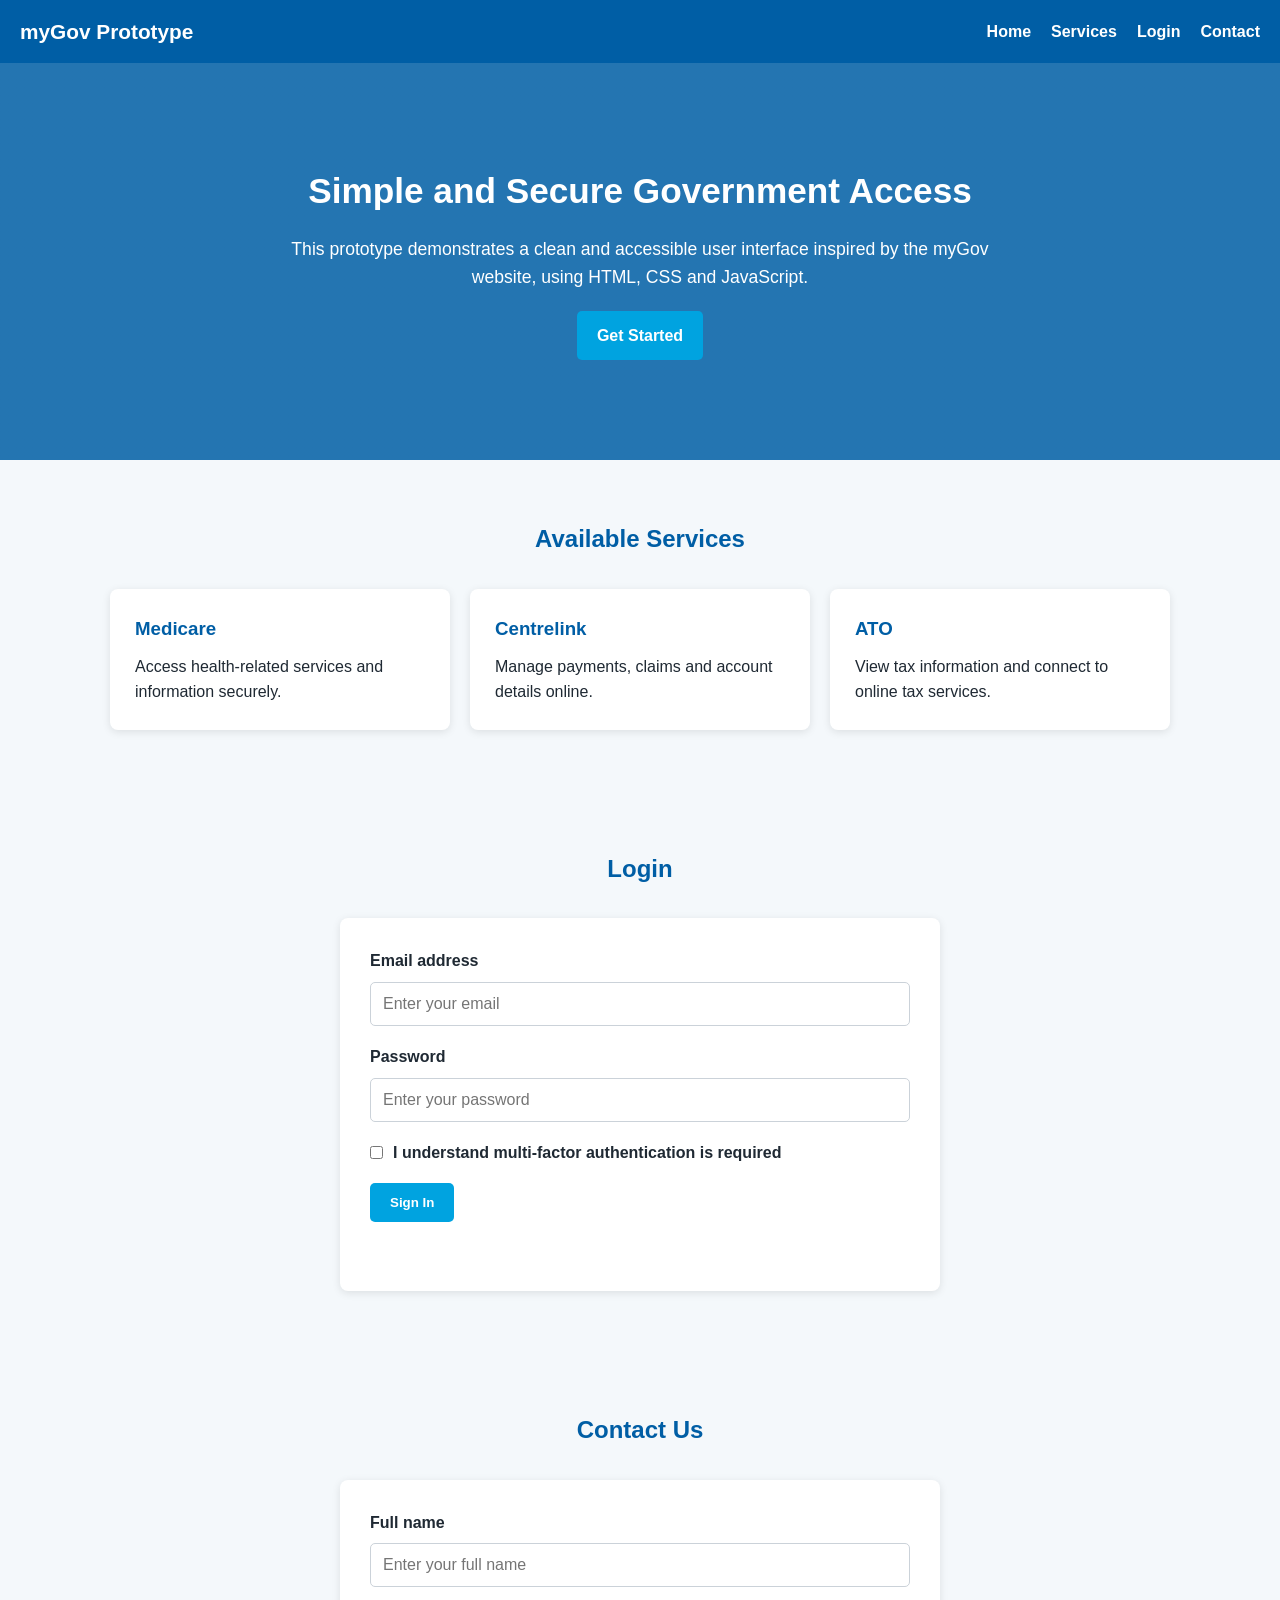
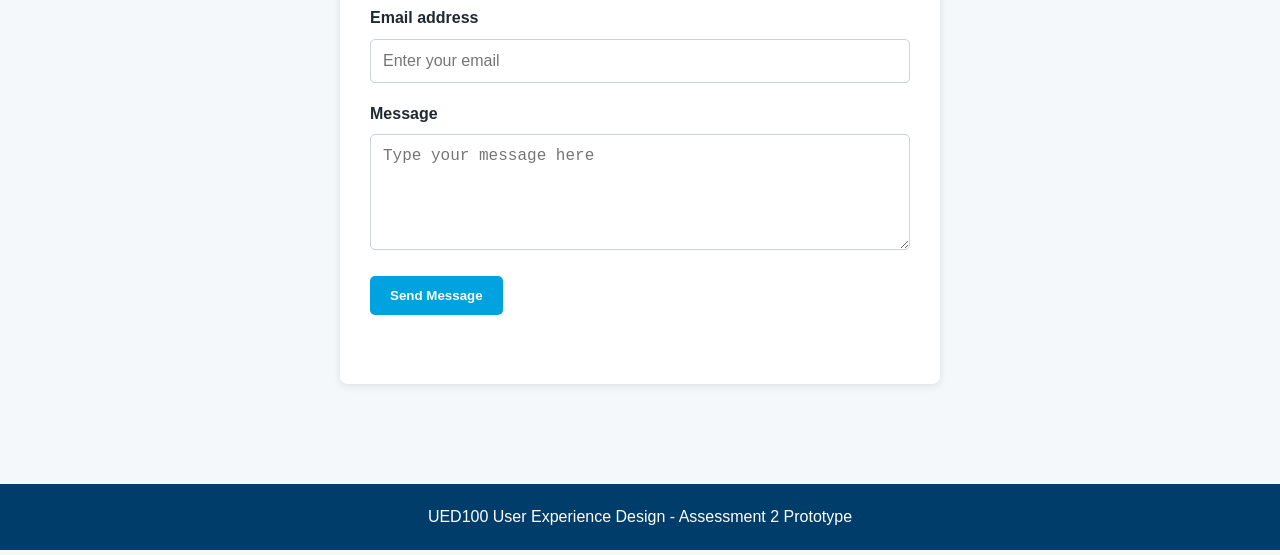
<file: accessibility_improvements/index.html>
<!DOCTYPE html>
<html lang="en">
<head>
  <!--The basic page setup-->
  <meta charset="UTF-8" />
  <meta name="viewport" content="width=device-width, initial-scale=1.0" />
  <!--This is the title that will be displayed in the browers tab-->
  <title>myGov Prototype</title>
  <!--This links the HTML page to the CSS file-->
  <link rel="stylesheet" href="style.css" />
</head>
<body>
  <!--This is the header section with the title of the site and navigation-->
  <header class="header">
    <div class="logo">myGov Prototype</div>

    <!--This is the mobile menu button-->
    <button
      class="menu-toggle"
      id="menuToggle"
      aria-label="Open navigation menu"
      aria-controls="navMenu"
      aria-expanded="false"
    >
      ☰
    </button>

    <!--Main navigation links for the website-->
    <nav class="nav" id="navMenu">
      <a href="#home">Home</a>
      <a href="#services">Services</a>
      <a href="#login">Login</a>
      <a href="#contact">Contact</a>
    </nav>
  </header>

  <!-- Hero/banner Section -->
  <section class="hero" id="home">
    <div class="hero-content">
      <h1>Simple and Secure Government Access</h1>
      <p>
        This prototype demonstrates a clean and accessible user interface inspired by
        the myGov website, using HTML, CSS and JavaScript.
      </p>
      <a href="#login" class="btn">Get Started</a>
    </div>
  </section>

  <!-- This is the services section, that shows examples of linked government services -->
  <section class="section" id="services">
    <h2>Available Services</h2>
    <div class="card-container">
      <div class="card">
        <h3>Medicare</h3>
        <p>Access health-related services and information securely.</p>
      </div>
      <div class="card">
        <h3>Centrelink</h3>
        <p>Manage payments, claims and account details online.</p>
      </div>
      <div class="card">
        <h3>ATO</h3>
        <p>View tax information and connect to online tax services.</p>
      </div>
    </div>
  </section>

  <!-- Login form section -->
  <section class="section login-section" id="login">
    <h2>Login</h2>
    <form id="loginForm" class="form" novalidate>
      <label for="email">Email address</label>
      <input
        type="email"
        id="email"
        name="email"
        placeholder="Enter your email"
        required
        autocomplete="email"
      />

      <label for="password">Password</label>
      <input
        type="password"
        id="password"
        name="password"
        placeholder="Enter your password"
        required
        minlength="8"
        autocomplete="current-password"
      />

      <!--This displays a checkbox to reflect MFA awareness-->
      <div class="checkbox-group">
        <input type="checkbox" id="mfa" name="mfa" required />
        <label for="mfa">I understand multi-factor authentication is required</label>
      </div>

      <button type="submit" class="btn">Sign In</button>
      <!--JavaScript writes login feedback here-->
      <p id="loginMessage" class="message" aria-live="polite"></p>
    </form>
  </section>

  <!-- Contact form section -->
  <section class="section" id="contact">
    <h2>Contact Us</h2>
    <form id="contactForm" class="form" novalidate>
      <label for="name">Full name</label>
      <input
        type="text"
        id="name"
        name="name"
        placeholder="Enter your full name"
        required
        autocomplete="name"
      />

      <label for="contactEmail">Email address</label>
      <input
        type="email"
        id="contactEmail"
        name="contactEmail"
        placeholder="Enter your email"
        required
        autocomplete="email"
      />

      <label for="message">Message</label>
      <textarea
        id="message"
        name="message"
        rows="5"
        placeholder="Type your message here"
        required
      ></textarea>

      <button type="submit" class="btn">Send Message</button>
      <!--JavaScript writes contact form feedback here-->
      <p id="contactMessage" class="message" aria-live="polite"></p>
    </form>
  </section>

  <!-- Footer of the site -->
  <footer class="footer">
    <p>UED100 User Experience Design - Assessment 2 Prototype</p>
  </footer>

  <!--This links the page to the JavaScript file-->
  <script src="script.js"></script>
</body>
</html>
</file>
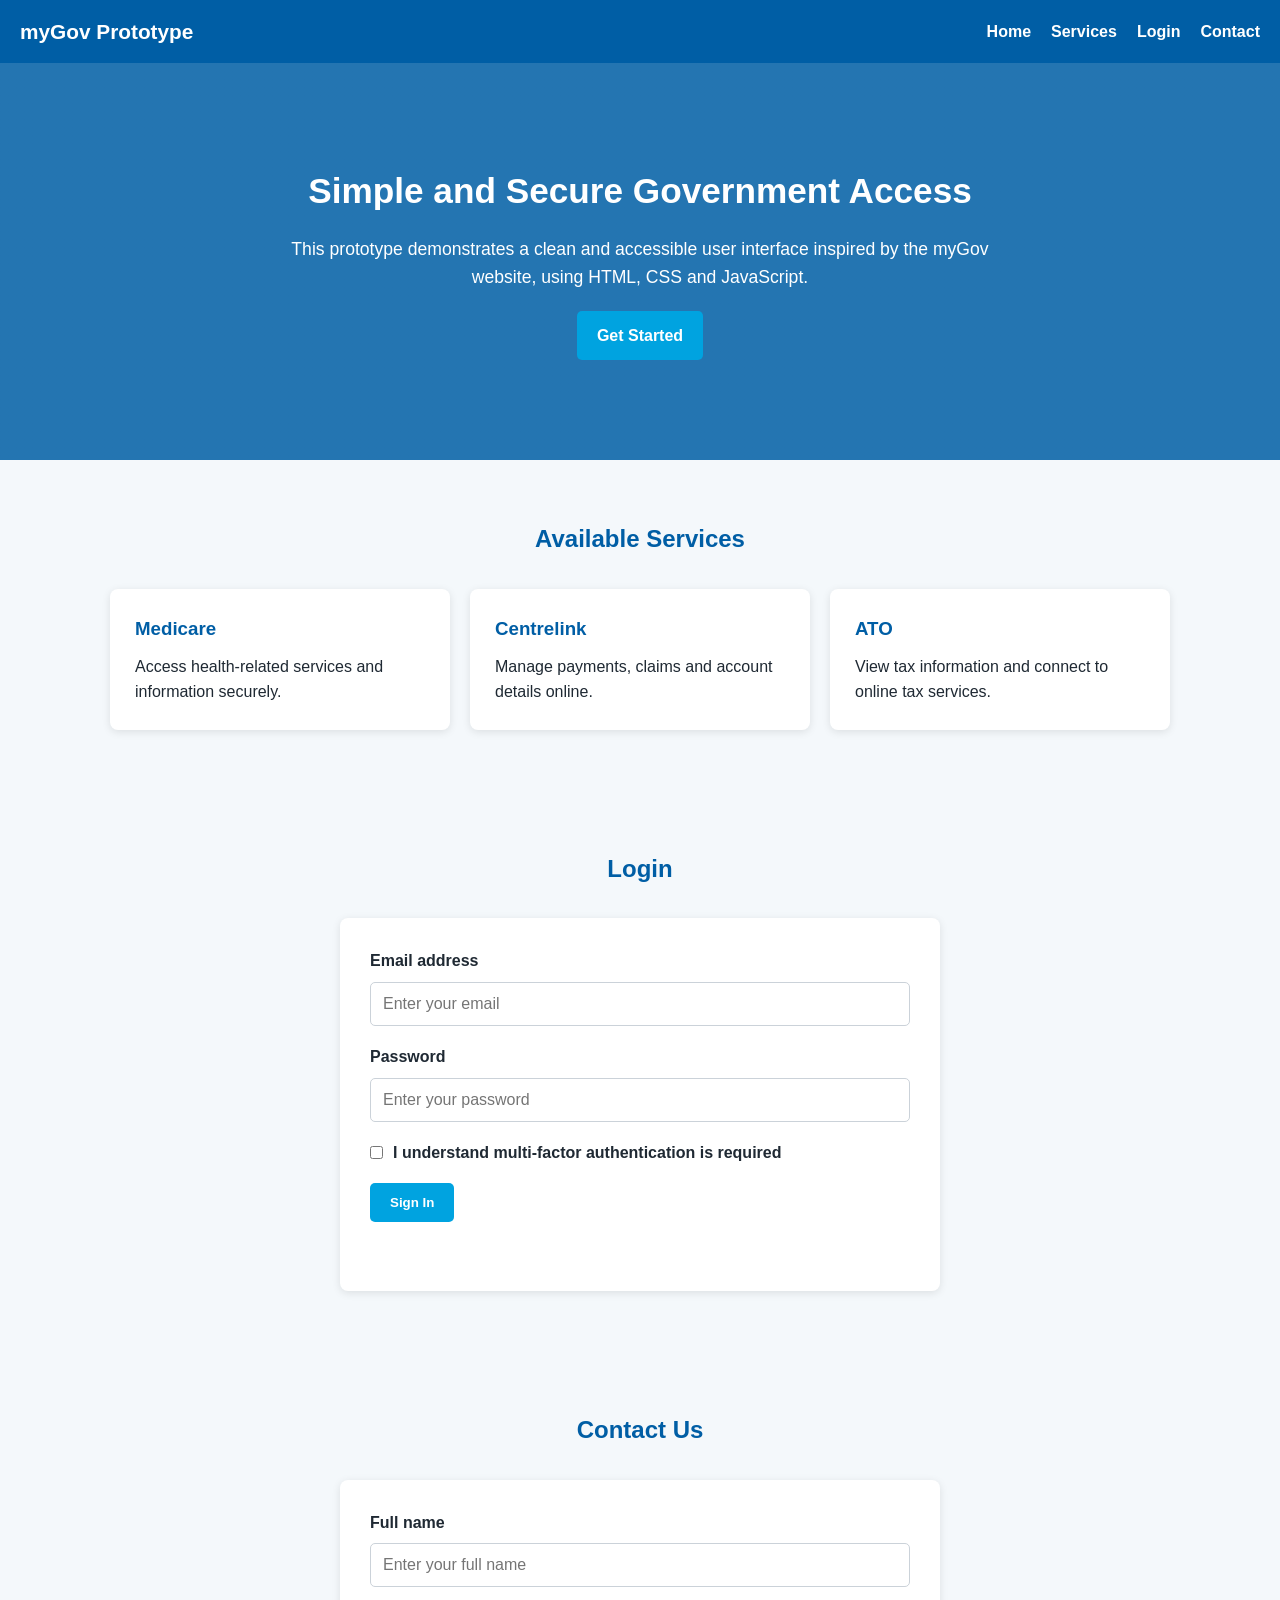
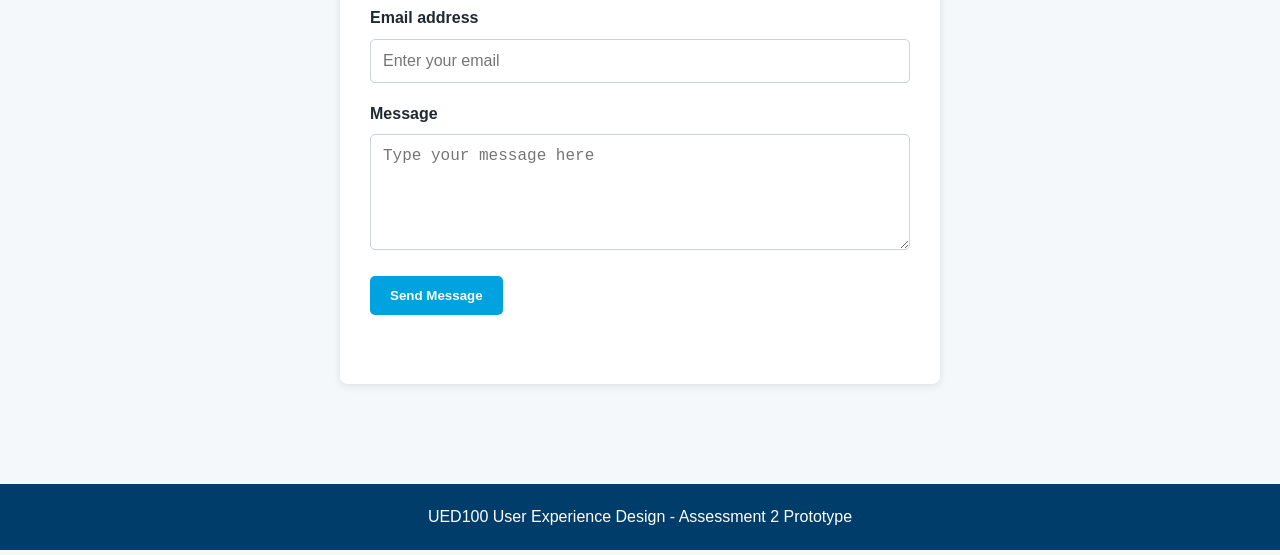
<file: current_submission/index.html>
<!DOCTYPE html>
<html lang="en">
<head>
  <!--The basic page setup-->
  <meta charset="UTF-8" />
  <meta name="viewport" content="width=device-width, initial-scale=1.0" />
  <!--This is the title that will be displayed in the browers tab-->
  <title>myGov Prototype</title>
  <!--This links the HTML page to the CSS file-->
  <link rel="stylesheet" href="style.css" />
</head>
<body>
  <!--This is the header section with the title of the site and navigation-->
  <header class="header">
    <div class="logo">myGov Prototype</div>

    <!--This is the mobile menu button-->
    <button
      class="menu-toggle"
      id="menuToggle"
      aria-label="Open navigation menu"
      aria-controls="navMenu"
      aria-expanded="false"
    >
      ☰
    </button>

    <!--Main navigation links for the website-->
    <nav class="nav" id="navMenu">
      <a href="#home">Home</a>
      <a href="#services">Services</a>
      <a href="#login">Login</a>
      <a href="#contact">Contact</a>
    </nav>
  </header>

  <!-- Hero/banner Section -->
  <section class="hero" id="home">
    <div class="hero-content">
      <h1>Simple and Secure Government Access</h1>
      <p>
        This prototype demonstrates a clean and accessible user interface inspired by
        the myGov website, using HTML, CSS and JavaScript.
      </p>
      <a href="#login" class="btn">Get Started</a>
    </div>
  </section>

  <!-- This is the services section, that shows examples of linked government services -->
  <section class="section" id="services">
    <h2>Available Services</h2>
    <div class="card-container">
      <div class="card">
        <h3>Medicare</h3>
        <p>Access health-related services and information securely.</p>
      </div>
      <div class="card">
        <h3>Centrelink</h3>
        <p>Manage payments, claims and account details online.</p>
      </div>
      <div class="card">
        <h3>ATO</h3>
        <p>View tax information and connect to online tax services.</p>
      </div>
    </div>
  </section>

  <!-- Login form section -->
  <section class="section login-section" id="login">
    <h2>Login</h2>
    <form id="loginForm" class="form" novalidate>
      <label for="email">Email address</label>
      <!--Required fields help stop empty submissions before JavaScript runs.
      Reference: https://developer.mozilla.org/en-US/docs/Web/HTML/Reference/Attributes/required -->
      <input
        type="email"
        id="email"
        name="email"
        placeholder="Enter your email"
        required
        autocomplete="email"
      />

      <label for="password">Password</label>
      <!--Pattern adds a simple password rule for the prototype.
      Reference: https://developer.mozilla.org/en-US/docs/Web/HTML/Reference/Attributes/pattern -->
      <input
        type="password"
        id="password"
        name="password"
        placeholder="Enter your password"
        required
        minlength="8"
        pattern="(?=.*[A-Za-z])(?=.*\d).{8,}"
        title="Password must be at least 8 characters and include at least one letter and one number."
        autocomplete="current-password"
      />

      <!--This displays a checkbox to reflect MFA awareness-->
      <div class="checkbox-group">
        <input type="checkbox" id="mfa" name="mfa" required />
        <label for="mfa">I understand multi-factor authentication is required</label>
      </div>

      <button type="submit" class="btn">Sign In</button>
      <!--JavaScript writes login feedback here-->
      <!--aria-live helps screen readers announce validation updates.
      Reference: https://developer.mozilla.org/en-US/docs/Web/Accessibility/ARIA/Reference/Attributes/aria-live -->
      <p id="loginMessage" class="message" aria-live="polite"></p>
    </form>
  </section>

  <!-- Contact form section -->
  <section class="section" id="contact">
    <h2>Contact Us</h2>
    <form id="contactForm" class="form" novalidate>
      <label for="name">Full name</label>
      <input
        type="text"
        id="name"
        name="name"
        placeholder="Enter your full name"
        required
        autocomplete="name"
      />

      <label for="contactEmail">Email address</label>
      <input
        type="email"
        id="contactEmail"
        name="contactEmail"
        placeholder="Enter your email"
        required
        autocomplete="email"
      />

      <label for="message">Message</label>
      <textarea
        id="message"
        name="message"
        rows="5"
        placeholder="Type your message here"
        required
      ></textarea>

      <button type="submit" class="btn">Send Message</button>
      <!--JavaScript writes contact form feedback here-->
      <!--aria-live helps screen readers announce validation updates.
      Reference: https://developer.mozilla.org/en-US/docs/Web/Accessibility/ARIA/Reference/Attributes/aria-live -->
      <p id="contactMessage" class="message" aria-live="polite"></p>
    </form>
  </section>

  <!-- Footer of the site -->
  <footer class="footer">
    <p>UED100 User Experience Design - Assessment 2 Prototype</p>
  </footer>

  <!--This links the page to the JavaScript file-->
  <script src="script.js"></script>
</body>
</html>
</file>
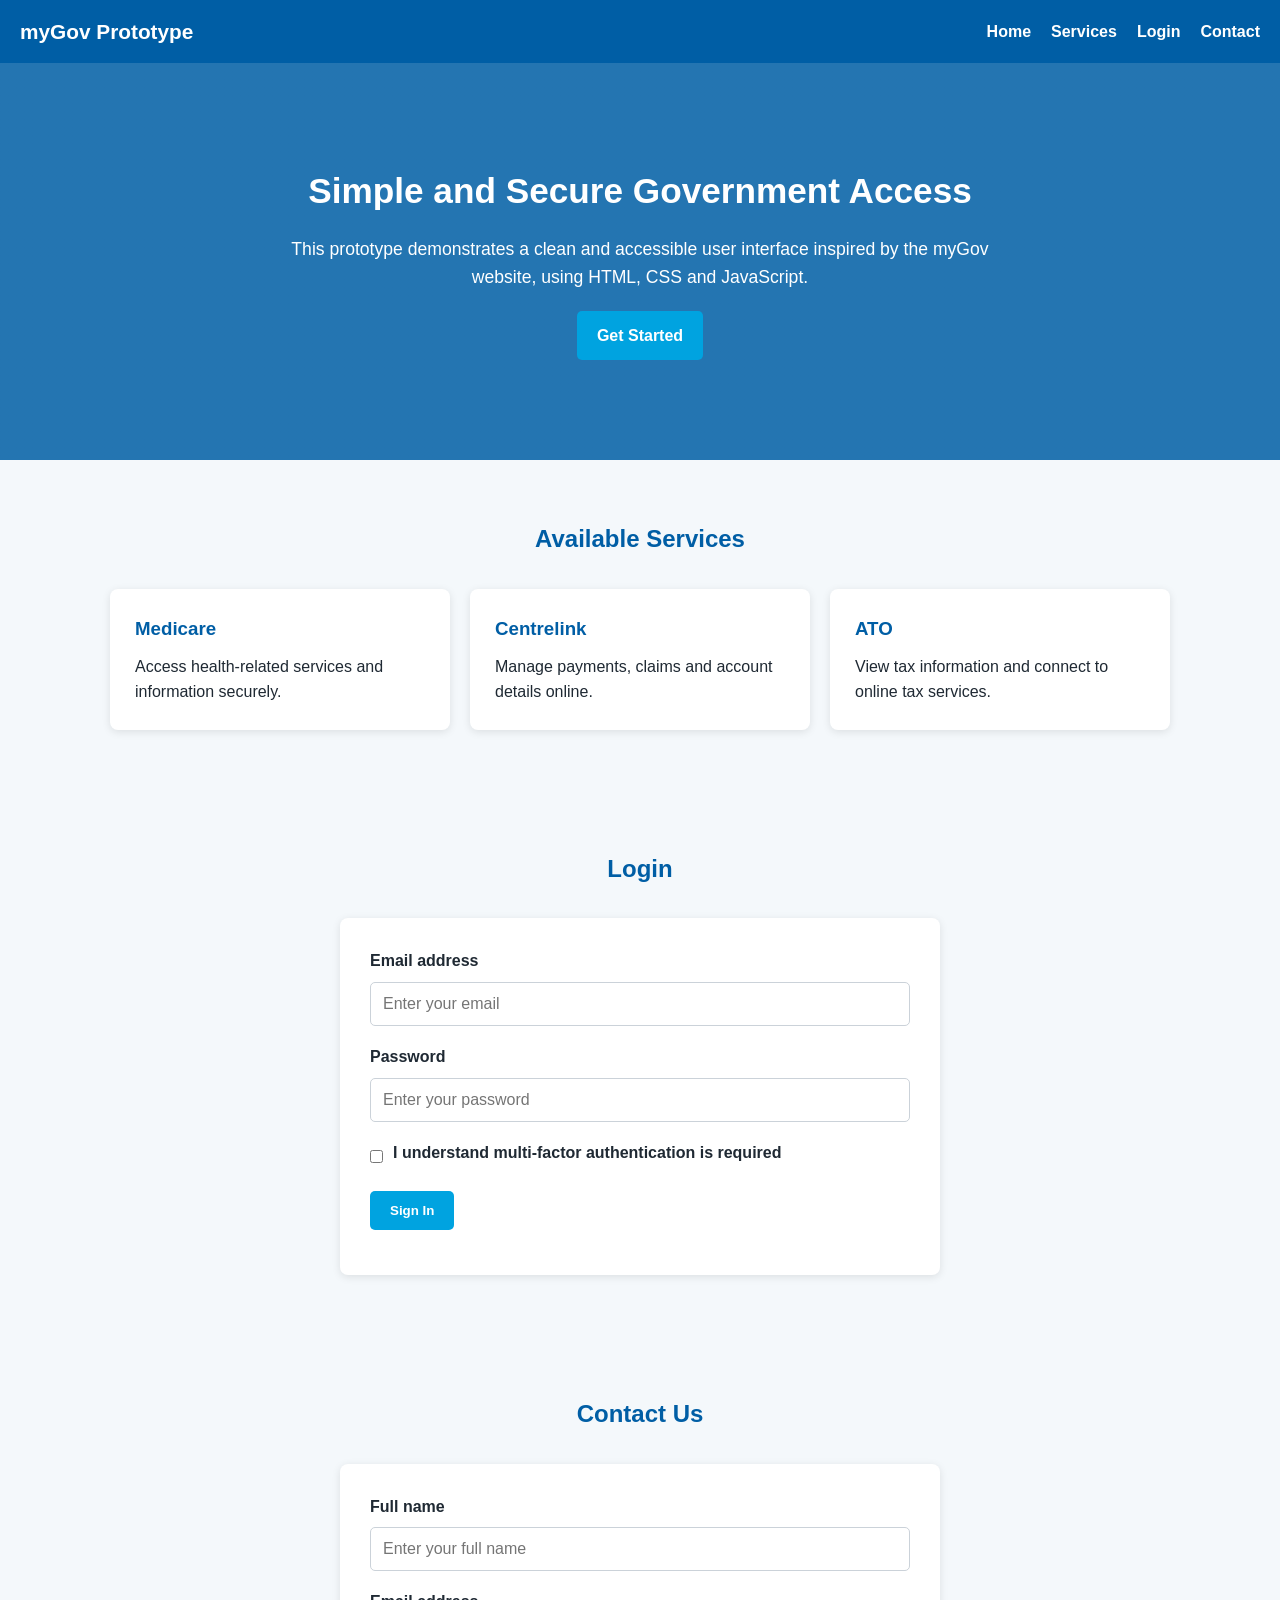
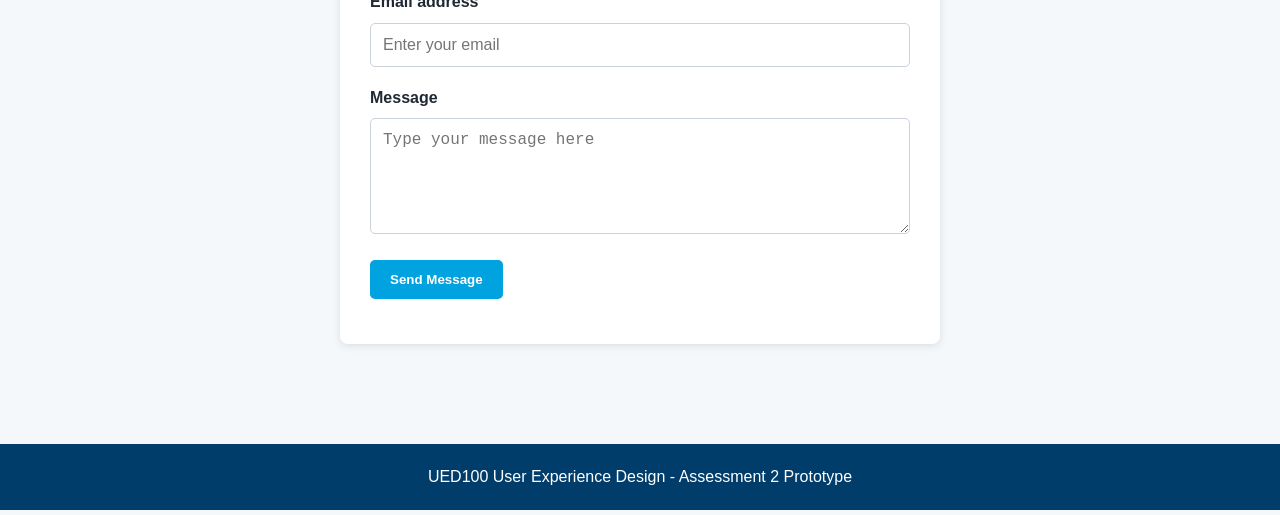
<file: form_interactivity/index.html>
<!DOCTYPE html>
<html lang="en">
<head>
  <!--The basic page setup-->
  <meta charset="UTF-8" />
  <meta name="viewport" content="width=device-width, initial-scale=1.0" />
  <!--This is the title that will be displayed in the browers tab-->
  <title>myGov Prototype</title>
  <!--This links the HTML page to the CSS file-->
  <link rel="stylesheet" href="style.css" />
</head>
<body>
  <!--This is the header section with the title of the site and navigation-->
  <header class="header">
    <div class="logo">myGov Prototype</div>

    <!--This is the mobile menu button-->
    <button
      class="menu-toggle"
      id="menuToggle"
      aria-label="Open navigation menu"
    >
      ☰
    </button>

    <!--Main navigation links for the website-->
    <nav class="nav" id="navMenu">
      <a href="#home">Home</a>
      <a href="#services">Services</a>
      <a href="#login">Login</a>
      <a href="#contact">Contact</a>
    </nav>
  </header>

  <!-- Hero/banner Section -->
  <section class="hero" id="home">
    <div class="hero-content">
      <h1>Simple and Secure Government Access</h1>
      <p>
        This prototype demonstrates a clean and accessible user interface inspired by
        the myGov website, using HTML, CSS and JavaScript.
      </p>
      <a href="#login" class="btn">Get Started</a>
    </div>
  </section>

  <!-- This is the services section, that shows examples of linked government services -->
  <section class="section" id="services">
    <h2>Available Services</h2>
    <div class="card-container">
      <div class="card">
        <h3>Medicare</h3>
        <p>Access health-related services and information securely.</p>
      </div>
      <div class="card">
        <h3>Centrelink</h3>
        <p>Manage payments, claims and account details online.</p>
      </div>
      <div class="card">
        <h3>ATO</h3>
        <p>View tax information and connect to online tax services.</p>
      </div>
    </div>
  </section>

  <!-- Login form section -->
  <section class="section login-section" id="login">
    <h2>Login</h2>
    <form id="loginForm" class="form">
      <label for="email">Email address</label>
      <input
        type="email"
        id="email"
        name="email"
        placeholder="Enter your email"
      />

      <label for="password">Password</label>
      <input
        type="password"
        id="password"
        name="password"
        placeholder="Enter your password"
      />

      <!--This displays a checkbox to reflect MFA awareness-->
      <div class="checkbox-group">
        <input type="checkbox" id="mfa" name="mfa" required />
        <label for="mfa">I understand multi-factor authentication is required</label>
      </div>

      <button type="submit" class="btn">Sign In</button>
      <!--JavaScript writes login feedback here-->
      <p id="loginMessage" class="message"></p>
    </form>
  </section>

  <!-- Contact form section -->
  <section class="section" id="contact">
    <h2>Contact Us</h2>
    <form id="contactForm" class="form">
      <label for="name">Full name</label>
      <input
        type="text"
        id="name"
        name="name"
        placeholder="Enter your full name"
      />

      <label for="contactEmail">Email address</label>
      <input
        type="email"
        id="contactEmail"
        name="contactEmail"
        placeholder="Enter your email"
      />

      <label for="message">Message</label>
      <textarea
        id="message"
        name="message"
        rows="5"
        placeholder="Type your message here"
      ></textarea>

      <button type="submit" class="btn">Send Message</button>
      <!--JavaScript writes contact form feedback here-->
      <p id="contactMessage" class="message"></p>
    </form>
  </section>

  <!-- Footer of the site -->
  <footer class="footer">
    <p>UED100 User Experience Design - Assessment 2 Prototype</p>
  </footer>

  <!--This links the page to the JavaScript file-->
  <script src="script.js"></script>
</body>
</html>
</file>
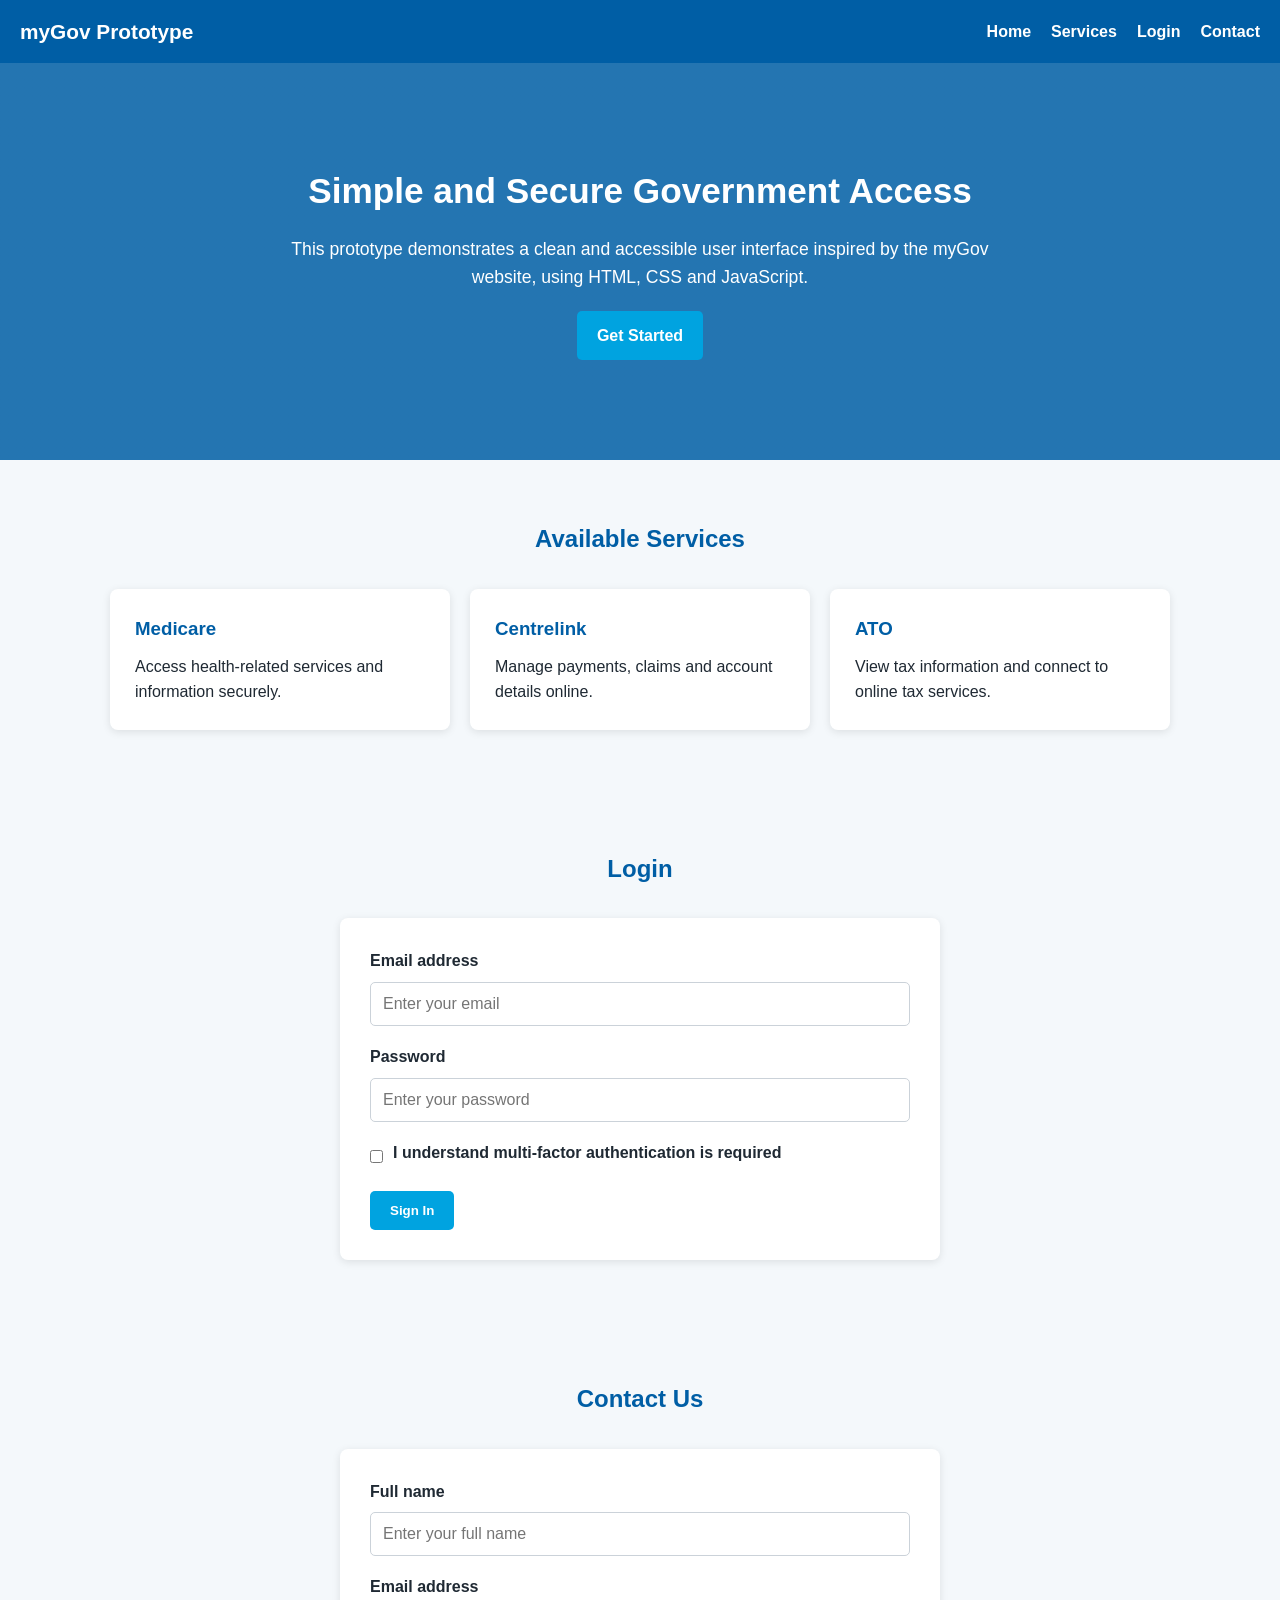
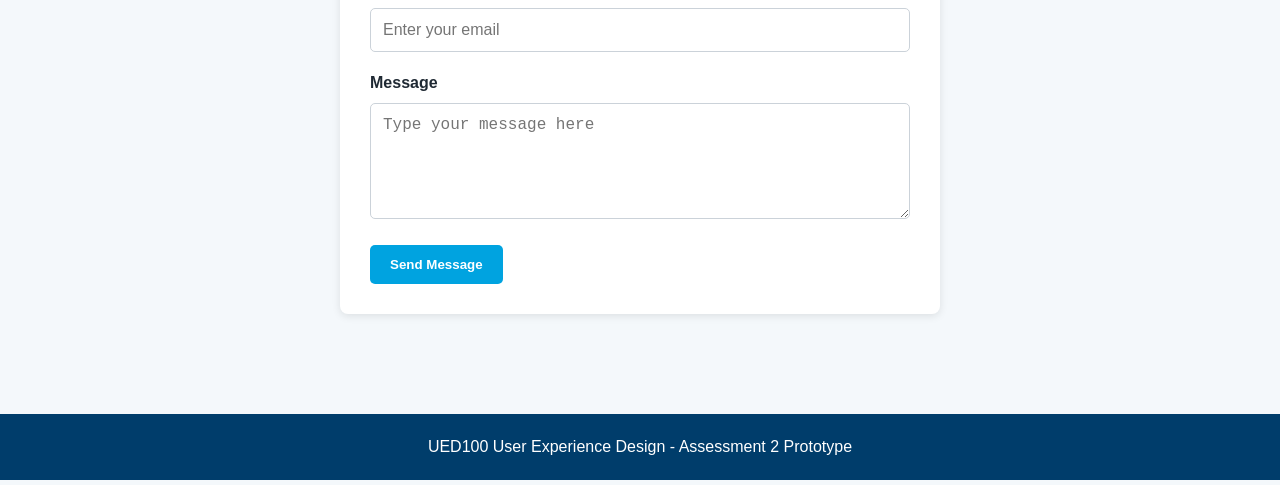
<file: responsive_layout/index.html>
<!DOCTYPE html>
<html lang="en">
<head>
  <!--The basic page setup-->
  <meta charset="UTF-8" />
  <meta name="viewport" content="width=device-width, initial-scale=1.0" />
  <!--This is the title that will be displayed in the browers tab-->
  <title>myGov Prototype</title>
  <!--This links the HTML page to the CSS file-->
  <link rel="stylesheet" href="style.css" />
</head>
<body>
  <!--This is the header section with the title of the site and navigation-->
  <header class="header">
    <div class="logo">myGov Prototype</div>

    <!--This is the mobile menu button-->
    <button
      class="menu-toggle"
      id="menuToggle"
      aria-label="Open navigation menu"
    >
      ☰
    </button>

    <!--Main navigation links for the website-->
    <nav class="nav" id="navMenu">
      <a href="#home">Home</a>
      <a href="#services">Services</a>
      <a href="#login">Login</a>
      <a href="#contact">Contact</a>
    </nav>
  </header>

  <!-- Hero/banner Section -->
  <section class="hero" id="home">
    <div class="hero-content">
      <h1>Simple and Secure Government Access</h1>
      <p>
        This prototype demonstrates a clean and accessible user interface inspired by
        the myGov website, using HTML, CSS and JavaScript.
      </p>
      <a href="#login" class="btn">Get Started</a>
    </div>
  </section>

  <!-- This is the services section, that shows examples of linked government services -->
  <section class="section" id="services">
    <h2>Available Services</h2>
    <div class="card-container">
      <div class="card">
        <h3>Medicare</h3>
        <p>Access health-related services and information securely.</p>
      </div>
      <div class="card">
        <h3>Centrelink</h3>
        <p>Manage payments, claims and account details online.</p>
      </div>
      <div class="card">
        <h3>ATO</h3>
        <p>View tax information and connect to online tax services.</p>
      </div>
    </div>
  </section>

  <!-- Login form section -->
  <section class="section login-section" id="login">
    <h2>Login</h2>
    <form class="form">
      <label for="email">Email address</label>
      <input
        type="email"
        id="email"
        name="email"
        placeholder="Enter your email"
      />

      <label for="password">Password</label>
      <input
        type="password"
        id="password"
        name="password"
        placeholder="Enter your password"
      />

      <!--This displays a checkbox to reflect MFA awareness-->
      <div class="checkbox-group">
        <input type="checkbox" id="mfa" name="mfa" required />
        <label for="mfa">I understand multi-factor authentication is required</label>
      </div>

      <button type="submit" class="btn">Sign In</button>
    </form>
  </section>

  <!-- Contact form section -->
  <section class="section" id="contact">
    <h2>Contact Us</h2>
    <form class="form">
      <label for="name">Full name</label>
      <input
        type="text"
        id="name"
        name="name"
        placeholder="Enter your full name"
      />

      <label for="contactEmail">Email address</label>
      <input
        type="email"
        id="contactEmail"
        name="contactEmail"
        placeholder="Enter your email"
      />

      <label for="message">Message</label>
      <textarea
        id="message"
        name="message"
        rows="5"
        placeholder="Type your message here"
      ></textarea>

      <button type="submit" class="btn">Send Message</button>
    </form>
  </section>

  <!-- Footer of the site -->
  <footer class="footer">
    <p>UED100 User Experience Design - Assessment 2 Prototype</p>
  </footer>

  <!--This links the page to the JavaScript file-->
  <script src="script.js"></script>
</body>
</html>
</file>
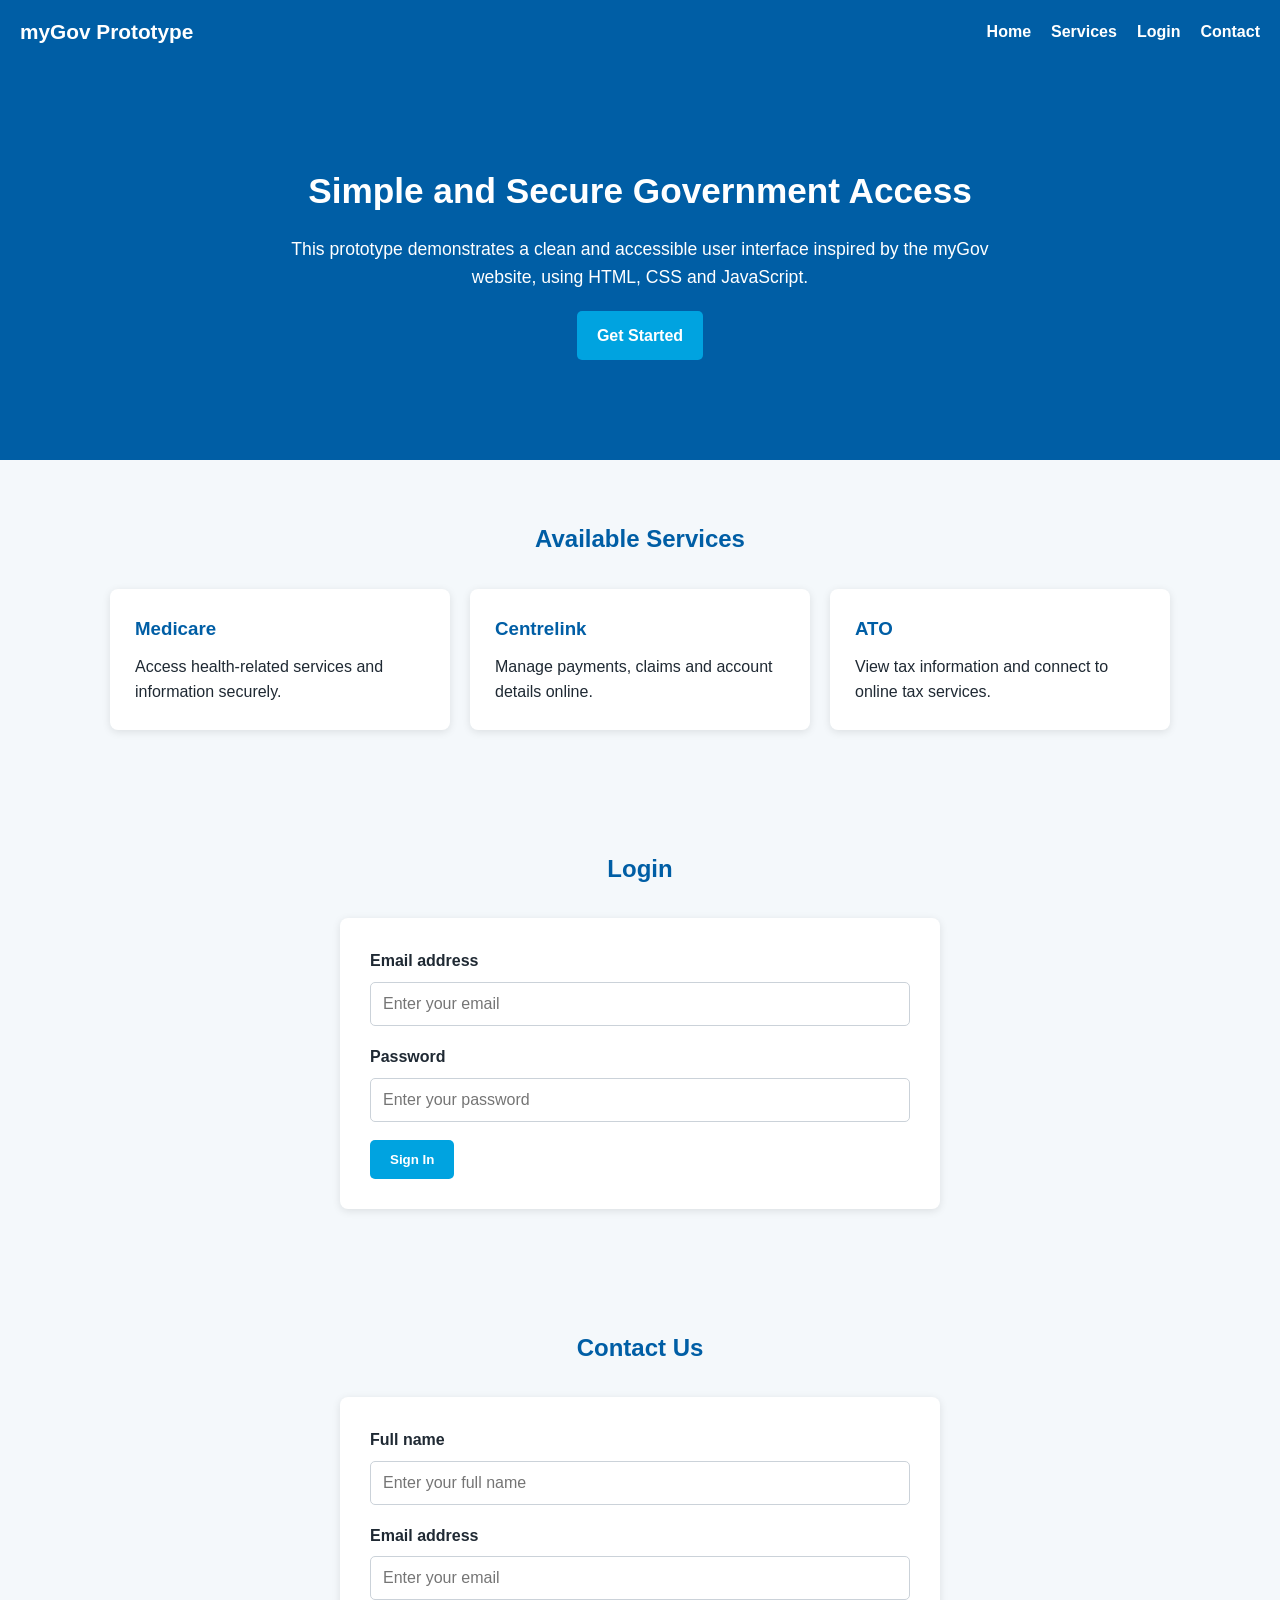
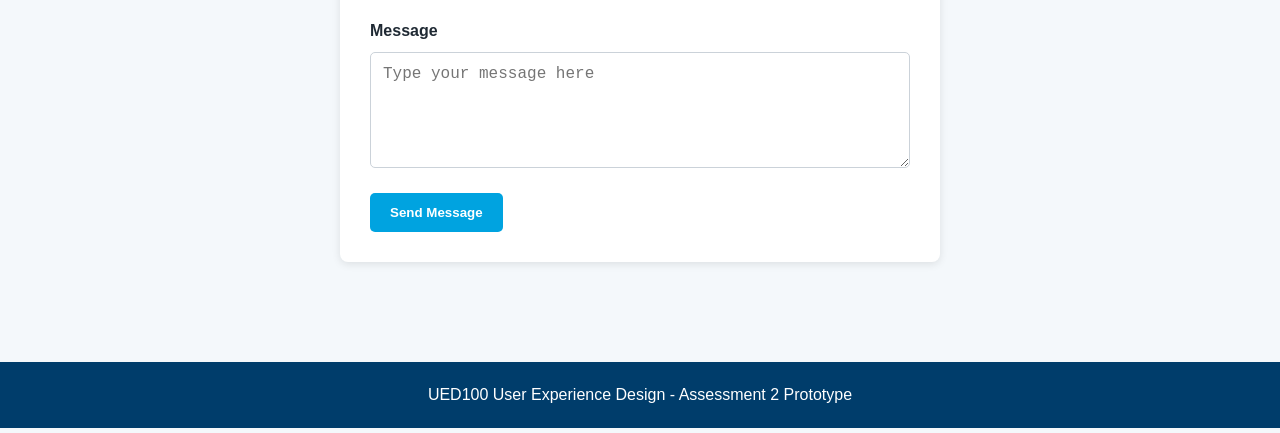
<file: version_1_basic_structure/index.html>
<!DOCTYPE html>
<html lang="en">
<head>
  <!--The basic page setup-->
  <meta charset="UTF-8" />
  <meta name="viewport" content="width=device-width, initial-scale=1.0" />
  <!--This is the title that will be displayed in the browers tab-->
  <title>myGov Prototype</title>
  <!--This links the HTML page to the CSS file-->
  <link rel="stylesheet" href="style.css" />
</head>
<body>
  <!--This is the header section with the title of the site and navigation-->
  <header class="header">
    <div class="logo">myGov Prototype</div>

    <!--Main navigation links for the website-->
    <nav class="nav">
      <a href="#home">Home</a>
      <a href="#services">Services</a>
      <a href="#login">Login</a>
      <a href="#contact">Contact</a>
    </nav>
  </header>

  <!-- Hero/banner Section -->
  <section class="hero" id="home">
    <div class="hero-content">
      <h1>Simple and Secure Government Access</h1>
      <p>
        This prototype demonstrates a clean and accessible user interface inspired by
        the myGov website, using HTML, CSS and JavaScript.
      </p>
      <a href="#login" class="btn">Get Started</a>
    </div>
  </section>

  <!-- This is the services section, that shows examples of linked government services -->
  <section class="section" id="services">
    <h2>Available Services</h2>
    <div class="card-container">
      <div class="card">
        <h3>Medicare</h3>
        <p>Access health-related services and information securely.</p>
      </div>
      <div class="card">
        <h3>Centrelink</h3>
        <p>Manage payments, claims and account details online.</p>
      </div>
      <div class="card">
        <h3>ATO</h3>
        <p>View tax information and connect to online tax services.</p>
      </div>
    </div>
  </section>

  <!-- Login form section -->
  <section class="section login-section" id="login">
    <h2>Login</h2>
    <form class="form">
      <label for="email">Email address</label>
      <input
        type="email"
        id="email"
        name="email"
        placeholder="Enter your email"
      />

      <label for="password">Password</label>
      <input
        type="password"
        id="password"
        name="password"
        placeholder="Enter your password"
      />

      <button type="submit" class="btn">Sign In</button>
    </form>
  </section>

  <!-- Contact form section -->
  <section class="section" id="contact">
    <h2>Contact Us</h2>
    <form class="form">
      <label for="name">Full name</label>
      <input
        type="text"
        id="name"
        name="name"
        placeholder="Enter your full name"
      />

      <label for="contactEmail">Email address</label>
      <input
        type="email"
        id="contactEmail"
        name="contactEmail"
        placeholder="Enter your email"
      />

      <label for="message">Message</label>
      <textarea
        id="message"
        name="message"
        rows="5"
        placeholder="Type your message here"
      ></textarea>

      <button type="submit" class="btn">Send Message</button>
    </form>
  </section>

  <!-- Footer of the site -->
  <footer class="footer">
    <p>UED100 User Experience Design - Assessment 2 Prototype</p>
  </footer>

  <!--This links the page to the JavaScript file-->
  <script src="script.js"></script>
</body>
</html>
</file>
<file: accessibility_improvements/style.css>
/*This is a basic reset to remove default browser spacing*/
* {
  margin: 0;
  padding: 0;
  box-sizing: border-box;
}

/* General stlying for the page */
body {
  font-family: Arial, sans-serif;
  line-height: 1.6;
  background-color: #f4f8fb;
  color: #1f2933;
}

/* Header stlying */
.header {
  display: flex;
  justify-content: space-between;
  align-items: center;
  background-color: #005ea5;
  color: white;
  padding: 15px 20px;
  position: sticky;
  top: 0;
  z-index: 1000;
}
/*Text for the sites title*/
.logo {
  font-size: 1.3rem;
  font-weight: bold;
}
/*Desktop navigation*/
.nav {
  display: flex;
  gap: 20px;
}
/*Navigation links*/
.nav a {
  color: white;
  text-decoration: none;
  font-weight: bold;
}
.nav a:focus-visible {
  outline: 3px solid #ffffff;
  outline-offset: 3px;
  border-radius: 4px;
}
/*When cursor is hovering over a link, the writing becomes underlined for identification*/
.nav a:hover {
  text-decoration: underline;
}
/*Menu is hidden on desktop, but shown on smaller screens*/
.menu-toggle {
  display: none;
  background: none;
  border: none;
  color: white;
  font-size: 1.8rem;
  cursor: pointer;
}
.menu-toggle:focus-visible {
  outline: 3px solid #ffffff;
  outline-offset: 3px;
  border-radius: 4px;
}

/* Hero/banner section for stlying, which include pulling an image from the web */
.hero {
  background: linear-gradient(rgba(0, 94, 165, 0.85), rgba(0, 94, 165, 0.85)),
    url("https://images.unsplash.com/photo-1520607162513-77705c0f0d4a?auto=format&fit=crop&w=1200&q=80")
    center/cover no-repeat;
  color: white;
  text-align: center;
  padding: 100px 20px;
}
/*This ensure the hero text does not stretch too wide*/
.hero-content {
  max-width: 700px;
  margin: auto;
}

.hero h1 {
  font-size: 2.2rem;
  margin-bottom: 15px;
}

.hero p {
  font-size: 1.1rem;
  margin-bottom: 20px;
}

/* Shared button style used across the site to keep buttons consistent */
.btn {
  display: inline-block;
  background-color: #00a3e0;
  color: white;
  padding: 12px 20px;
  border: none;
  text-decoration: none;
  border-radius: 5px;
  cursor: pointer;
  font-weight: bold;
}
/*SLight change in colour when hovered over*/
.btn:hover {
  background-color: #008cc2;
}

/*Keyboard focus styles make navigation clearer for non-mouse users.*/
.btn:focus-visible,
.form input:focus-visible,
.form textarea:focus-visible {
  outline: 3px solid #005ea5;
  outline-offset: 2px;
}

/* General section spacing and width */
.section {
  padding: 60px 20px;
  max-width: 1100px;
  margin: auto;
}
/*Main heading for each section*/
.section h2 {
  text-align: center;
  margin-bottom: 30px;
  color: #005ea5;
}

/* Styling for each card */
.card-container {
  display: grid;
  grid-template-columns: repeat(3, 1fr);
  gap: 20px;
}

.card {
  background-color: white;
  padding: 25px;
  border-radius: 8px;
  box-shadow: 0 2px 8px rgba(0, 0, 0, 0.1);
}

.card h3 {
  margin-bottom: 10px;
  color: #005ea5;
}

/* Shared form container styling */
.form {
  background-color: white;
  max-width: 600px;
  margin: auto;
  padding: 30px;
  border-radius: 8px;
  box-shadow: 0 2px 8px rgba(0, 0, 0, 0.1);
}
.form:focus-within {
  box-shadow: 0 0 0 3px rgba(0, 94, 165, 0.15), 0 2px 8px rgba(0, 0, 0, 0.1);
}
/*Labels that are displayed above form inputs*/
.form label {
  display: block;
  margin-bottom: 8px;
  font-weight: bold;
}
/* Styles input boxes and text area */
.form input,
.form textarea {
  width: 100%;
  padding: 12px;
  margin-bottom: 18px;
  border: 1px solid #cbd2d9;
  border-radius: 5px;
  font-size: 1rem;
  transition: border-color 0.2s ease, box-shadow 0.2s ease;
}

/* Maintains consistnecy for checkboxes and labels */
.checkbox-group {
  display: flex;
  align-items: center;
  gap: 10px;
  margin-bottom: 18px;
}
.checkbox-group label {
  margin-bottom: 0;
}
/* Stops checkbox from stretching */
.checkbox-group input {
  width: auto;
  margin-bottom: 0;
}

/* Message area used for validation feedback */
.message {
  margin-top: 15px;
  font-weight: bold;
  min-height: 24px;
}

.message-error {
  color: #b42318;
}

.message-success {
  color: #067647;
}

/* Footer styling */
.footer {
  background-color: #003d6b;
  color: white;
  text-align: center;
  padding: 20px;
  margin-top: 40px;
}

/* Responsive changes for smaller devices such as phones and tablets */
@media (max-width: 768px) {
  .menu-toggle {
    display: block;
  }

  /* Hides the menu by defult on smaller screens */
  .nav {
    display: none;
    flex-direction: column;
    position: absolute;
    top: 65px;
    right: 20px;
    background-color: #005ea5;
    padding: 15px;
    border-radius: 8px;
    width: 200px;
  }

  /* JavaScript adds this class to show the menu */
  .nav.show {
    display: flex;
  }

  /* Stacks cards on smaller screens */
  .card-container {
    grid-template-columns: 1fr;
  }

  .hero h1 {
    font-size: 1.8rem;
  }
}
</file>
<file: current_submission/style.css>
/*This is a basic reset to remove default browser spacing*/
* {
  margin: 0;
  padding: 0;
  box-sizing: border-box;
}

/* General stlying for the page */
body {
  font-family: Arial, sans-serif;
  line-height: 1.6;
  background-color: #f4f8fb;
  color: #1f2933;
}

/* Header stlying */
.header {
  display: flex;
  justify-content: space-between;
  align-items: center;
  background-color: #005ea5;
  color: white;
  padding: 15px 20px;
  position: sticky;
  top: 0;
  z-index: 1000;
}
/*Text for the sites title*/
.logo {
  font-size: 1.3rem;
  font-weight: bold;
}
/*Desktop navigation*/
.nav {
  display: flex;
  gap: 20px;
}
/*Navigation links*/
.nav a {
  color: white;
  text-decoration: none;
  font-weight: bold;
}
.nav a:focus-visible {
  outline: 3px solid #ffffff;
  outline-offset: 3px;
  border-radius: 4px;
}
/*When cursor is hovering over a link, the writing becomes underlined for identification*/
.nav a:hover {
  text-decoration: underline;
}
/*Menu is hidden on desktop, but shown on smaller screens*/
.menu-toggle {
  display: none;
  background: none;
  border: none;
  color: white;
  font-size: 1.8rem;
  cursor: pointer;
}
.menu-toggle:focus-visible {
  outline: 3px solid #ffffff;
  outline-offset: 3px;
  border-radius: 4px;
}

/* Hero/banner section for stlying, which include pulling an image from the web */
.hero {
  background: linear-gradient(rgba(0, 94, 165, 0.85), rgba(0, 94, 165, 0.85)),
    url("https://images.unsplash.com/photo-1520607162513-77705c0f0d4a?auto=format&fit=crop&w=1200&q=80")
    center/cover no-repeat;
  color: white;
  text-align: center;
  padding: 100px 20px;
}
/*This ensure the hero text does not stretch too wide*/
.hero-content {
  max-width: 700px;
  margin: auto;
}

.hero h1 {
  font-size: 2.2rem;
  margin-bottom: 15px;
}

.hero p {
  font-size: 1.1rem;
  margin-bottom: 20px;
}

/* Shared button style used across the site to keep buttons consistent */
.btn {
  display: inline-block;
  background-color: #00a3e0;
  color: white;
  padding: 12px 20px;
  border: none;
  text-decoration: none;
  border-radius: 5px;
  cursor: pointer;
  font-weight: bold;
}
/*SLight change in colour when hovered over*/
.btn:hover {
  background-color: #008cc2;
}

/*Keyboard focus styles make navigation clearer for non-mouse users.
Reference: https://developer.mozilla.org/en-US/docs/Web/CSS/Reference/Selectors/:focus-visible */
.btn:focus-visible,
.form input:focus-visible,
.form textarea:focus-visible {
  outline: 3px solid #005ea5;
  outline-offset: 2px;
}

/* General section spacing and width */
.section {
  padding: 60px 20px;
  max-width: 1100px;
  margin: auto;
}
/*Main heading for each section*/
.section h2 {
  text-align: center;
  margin-bottom: 30px;
  color: #005ea5;
}

/* Styling for each card */
.card-container {
  display: grid;
  grid-template-columns: repeat(3, 1fr);
  gap: 20px;
}

.card {
  background-color: white;
  padding: 25px;
  border-radius: 8px;
  box-shadow: 0 2px 8px rgba(0, 0, 0, 0.1);
}

.card h3 {
  margin-bottom: 10px;
  color: #005ea5;
}

/* Shared form container styling */
.form {
  background-color: white;
  max-width: 600px;
  margin: auto;
  padding: 30px;
  border-radius: 8px;
  box-shadow: 0 2px 8px rgba(0, 0, 0, 0.1);
}
.form:focus-within {
  box-shadow: 0 0 0 3px rgba(0, 94, 165, 0.15), 0 2px 8px rgba(0, 0, 0, 0.1);
}
/*Labels that are displayed above form inputs*/
.form label {
  display: block;
  margin-bottom: 8px;
  font-weight: bold;
}
/* Styles input boxes and text area */
.form input,
.form textarea {
  width: 100%;
  padding: 12px;
  margin-bottom: 18px;
  border: 1px solid #cbd2d9;
  border-radius: 5px;
  font-size: 1rem;
  transition: border-color 0.2s ease, box-shadow 0.2s ease;
}

/* Red border helps users see exactly which field needs attention */
.input-error {
  border-color: #b42318 !important;
  box-shadow: 0 0 0 3px rgba(180, 35, 24, 0.12);
}

/* Maintains consistnecy for checkboxes and labels */
.checkbox-group {
  display: flex;
  align-items: center;
  gap: 10px;
  margin-bottom: 18px;
}
.checkbox-group label {
  margin-bottom: 0;
}
/* Stops checkbox from stretching */
.checkbox-group input {
  width: auto;
  margin-bottom: 0;
}

/* Message area used for validation feedback */
.message {
  margin-top: 15px;
  font-weight: bold;
  min-height: 24px;
}

.message-error {
  color: #b42318;
}

.message-success {
  color: #067647;
}

/* Footer styling */
.footer {
  background-color: #003d6b;
  color: white;
  text-align: center;
  padding: 20px;
  margin-top: 40px;
}

/* Responsive changes for smaller devices such as phones and tablets */
@media (max-width: 768px) {
  .menu-toggle {
    display: block;
  }

  /* Hides the menu by defult on smaller screens */
  .nav {
    display: none;
    flex-direction: column;
    position: absolute;
    top: 65px;
    right: 20px;
    background-color: #005ea5;
    padding: 15px;
    border-radius: 8px;
    width: 200px;
  }

  /* JavaScript adds this class to show the menu */
  .nav.show {
    display: flex;
  }

  /* Stacks cards on smaller screens */
  .card-container {
    grid-template-columns: 1fr;
  }

  .hero h1 {
    font-size: 1.8rem;
  }
}
</file>
<file: form_interactivity/style.css>
/*This is a basic reset to remove default browser spacing*/
* {
  margin: 0;
  padding: 0;
  box-sizing: border-box;
}

/* General stlying for the page */
body {
  font-family: Arial, sans-serif;
  line-height: 1.6;
  background-color: #f4f8fb;
  color: #1f2933;
}

/* Header stlying */
.header {
  display: flex;
  justify-content: space-between;
  align-items: center;
  background-color: #005ea5;
  color: white;
  padding: 15px 20px;
  position: sticky;
  top: 0;
  z-index: 1000;
}
/*Text for the sites title*/
.logo {
  font-size: 1.3rem;
  font-weight: bold;
}
/*Desktop navigation*/
.nav {
  display: flex;
  gap: 20px;
}
/*Navigation links*/
.nav a {
  color: white;
  text-decoration: none;
  font-weight: bold;
}
.nav a:focus-visible {
  outline: 3px solid #ffffff;
  outline-offset: 3px;
  border-radius: 4px;
}
/*When cursor is hovering over a link, the writing becomes underlined for identification*/
.nav a:hover {
  text-decoration: underline;
}
/*Menu is hidden on desktop, but shown on smaller screens*/
.menu-toggle {
  display: none;
  background: none;
  border: none;
  color: white;
  font-size: 1.8rem;
  cursor: pointer;
}
.menu-toggle:focus-visible {
  outline: 3px solid #ffffff;
  outline-offset: 3px;
  border-radius: 4px;
}

/* Hero/banner section for stlying, which include pulling an image from the web */
.hero {
  background: linear-gradient(rgba(0, 94, 165, 0.85), rgba(0, 94, 165, 0.85)),
    url("https://images.unsplash.com/photo-1520607162513-77705c0f0d4a?auto=format&fit=crop&w=1200&q=80")
    center/cover no-repeat;
  color: white;
  text-align: center;
  padding: 100px 20px;
}
/*This ensure the hero text does not stretch too wide*/
.hero-content {
  max-width: 700px;
  margin: auto;
}

.hero h1 {
  font-size: 2.2rem;
  margin-bottom: 15px;
}

.hero p {
  font-size: 1.1rem;
  margin-bottom: 20px;
}

/* Shared button style used across the site to keep buttons consistent */
.btn {
  display: inline-block;
  background-color: #00a3e0;
  color: white;
  padding: 12px 20px;
  border: none;
  text-decoration: none;
  border-radius: 5px;
  cursor: pointer;
  font-weight: bold;
}
/*SLight change in colour when hovered over*/
.btn:hover {
  background-color: #008cc2;
}


/* General section spacing and width */
.section {
  padding: 60px 20px;
  max-width: 1100px;
  margin: auto;
}
/*Main heading for each section*/
.section h2 {
  text-align: center;
  margin-bottom: 30px;
  color: #005ea5;
}

/* Styling for each card */
.card-container {
  display: grid;
  grid-template-columns: repeat(3, 1fr);
  gap: 20px;
}

.card {
  background-color: white;
  padding: 25px;
  border-radius: 8px;
  box-shadow: 0 2px 8px rgba(0, 0, 0, 0.1);
}

.card h3 {
  margin-bottom: 10px;
  color: #005ea5;
}

/* Shared form container styling */
.form {
  background-color: white;
  max-width: 600px;
  margin: auto;
  padding: 30px;
  border-radius: 8px;
  box-shadow: 0 2px 8px rgba(0, 0, 0, 0.1);
}
/*Labels that are displayed above form inputs*/
.form label {
  display: block;
  margin-bottom: 8px;
  font-weight: bold;
}
/* Styles input boxes and text area */
.form input,
.form textarea {
  width: 100%;
  padding: 12px;
  margin-bottom: 18px;
  border: 1px solid #cbd2d9;
  border-radius: 5px;
  font-size: 1rem;
}

/* Maintains consistnecy for checkboxes and labels */
.checkbox-group {
  display: flex;
  align-items: center;
  gap: 10px;
  margin-bottom: 18px;
}
/* Stops checkbox from stretching */
.checkbox-group input {
  width: auto;
  margin-bottom: 0;
}

/* Message area used for validation feedback */
.message {
  margin-top: 15px;
  font-weight: bold;
}

/* Footer styling */
.footer {
  background-color: #003d6b;
  color: white;
  text-align: center;
  padding: 20px;
  margin-top: 40px;
}

/* Responsive changes for smaller devices such as phones and tablets */
@media (max-width: 768px) {
  .menu-toggle {
    display: block;
  }

  /* Hides the menu by defult on smaller screens */
  .nav {
    display: none;
    flex-direction: column;
    position: absolute;
    top: 65px;
    right: 20px;
    background-color: #005ea5;
    padding: 15px;
    border-radius: 8px;
    width: 200px;
  }

  /* JavaScript adds this class to show the menu */
  .nav.show {
    display: flex;
  }

  /* Stacks cards on smaller screens */
  .card-container {
    grid-template-columns: 1fr;
  }

  .hero h1 {
    font-size: 1.8rem;
  }
}
</file>
<file: responsive_layout/style.css>
/*This is a basic reset to remove default browser spacing*/
* {
  margin: 0;
  padding: 0;
  box-sizing: border-box;
}

/* General stlying for the page */
body {
  font-family: Arial, sans-serif;
  line-height: 1.6;
  background-color: #f4f8fb;
  color: #1f2933;
}

/* Header stlying */
.header {
  display: flex;
  justify-content: space-between;
  align-items: center;
  background-color: #005ea5;
  color: white;
  padding: 15px 20px;
  position: sticky;
  top: 0;
  z-index: 1000;
}
/*Text for the sites title*/
.logo {
  font-size: 1.3rem;
  font-weight: bold;
}
/*Desktop navigation*/
.nav {
  display: flex;
  gap: 20px;
}
/*Navigation links*/
.nav a {
  color: white;
  text-decoration: none;
  font-weight: bold;
}
.nav a:focus-visible {
  outline: 3px solid #ffffff;
  outline-offset: 3px;
  border-radius: 4px;
}
/*When cursor is hovering over a link, the writing becomes underlined for identification*/
.nav a:hover {
  text-decoration: underline;
}
/*Menu is hidden on desktop, but shown on smaller screens*/
.menu-toggle {
  display: none;
  background: none;
  border: none;
  color: white;
  font-size: 1.8rem;
  cursor: pointer;
}
.menu-toggle:focus-visible {
  outline: 3px solid #ffffff;
  outline-offset: 3px;
  border-radius: 4px;
}

/* Hero/banner section for stlying, which include pulling an image from the web */
.hero {
  background: linear-gradient(rgba(0, 94, 165, 0.85), rgba(0, 94, 165, 0.85)),
    url("https://images.unsplash.com/photo-1520607162513-77705c0f0d4a?auto=format&fit=crop&w=1200&q=80")
    center/cover no-repeat;
  color: white;
  text-align: center;
  padding: 100px 20px;
}
/*This ensure the hero text does not stretch too wide*/
.hero-content {
  max-width: 700px;
  margin: auto;
}

.hero h1 {
  font-size: 2.2rem;
  margin-bottom: 15px;
}

.hero p {
  font-size: 1.1rem;
  margin-bottom: 20px;
}

/* Shared button style used across the site to keep buttons consistent */
.btn {
  display: inline-block;
  background-color: #00a3e0;
  color: white;
  padding: 12px 20px;
  border: none;
  text-decoration: none;
  border-radius: 5px;
  cursor: pointer;
  font-weight: bold;
}
/*SLight change in colour when hovered over*/
.btn:hover {
  background-color: #008cc2;
}


/* General section spacing and width */
.section {
  padding: 60px 20px;
  max-width: 1100px;
  margin: auto;
}
/*Main heading for each section*/
.section h2 {
  text-align: center;
  margin-bottom: 30px;
  color: #005ea5;
}

/* Styling for each card */
.card-container {
  display: grid;
  grid-template-columns: repeat(3, 1fr);
  gap: 20px;
}

.card {
  background-color: white;
  padding: 25px;
  border-radius: 8px;
  box-shadow: 0 2px 8px rgba(0, 0, 0, 0.1);
}

.card h3 {
  margin-bottom: 10px;
  color: #005ea5;
}

/* Shared form container styling */
.form {
  background-color: white;
  max-width: 600px;
  margin: auto;
  padding: 30px;
  border-radius: 8px;
  box-shadow: 0 2px 8px rgba(0, 0, 0, 0.1);
}
/*Labels that are displayed above form inputs*/
.form label {
  display: block;
  margin-bottom: 8px;
  font-weight: bold;
}
/* Styles input boxes and text area */
.form input,
.form textarea {
  width: 100%;
  padding: 12px;
  margin-bottom: 18px;
  border: 1px solid #cbd2d9;
  border-radius: 5px;
  font-size: 1rem;
}

/* Maintains consistnecy for checkboxes and labels */
.checkbox-group {
  display: flex;
  align-items: center;
  gap: 10px;
  margin-bottom: 18px;
}
/* Stops checkbox from stretching */
.checkbox-group input {
  width: auto;
  margin-bottom: 0;
}

/* Footer styling */
.footer {
  background-color: #003d6b;
  color: white;
  text-align: center;
  padding: 20px;
  margin-top: 40px;
}

/* Responsive changes for smaller devices such as phones and tablets */
@media (max-width: 768px) {
  .menu-toggle {
    display: block;
  }

  /* Hides the menu by defult on smaller screens */
  .nav {
    display: none;
    flex-direction: column;
    position: absolute;
    top: 65px;
    right: 20px;
    background-color: #005ea5;
    padding: 15px;
    border-radius: 8px;
    width: 200px;
  }

  /* JavaScript adds this class to show the menu */
  .nav.show {
    display: flex;
  }

  /* Stacks cards on smaller screens */
  .card-container {
    grid-template-columns: 1fr;
  }

  .hero h1 {
    font-size: 1.8rem;
  }
}
</file>
<file: version_1_basic_structure/style.css>
/*This is a basic reset to remove default browser spacing*/
* {
  margin: 0;
  padding: 0;
  box-sizing: border-box;
}

/* General stlying for the page */
body {
  font-family: Arial, sans-serif;
  line-height: 1.6;
  background-color: #f4f8fb;
  color: #1f2933;
}

/* Header stlying */
.header {
  display: flex;
  justify-content: space-between;
  align-items: center;
  background-color: #005ea5;
  color: white;
  padding: 15px 20px;
  position: sticky;
  top: 0;
  z-index: 1000;
}
/*Text for the sites title*/
.logo {
  font-size: 1.3rem;
  font-weight: bold;
}
/*Desktop navigation*/
.nav {
  display: flex;
  gap: 20px;
}
/*Navigation links*/
.nav a {
  color: white;
  text-decoration: none;
  font-weight: bold;
}
.nav a:focus-visible {
  outline: 3px solid #ffffff;
  outline-offset: 3px;
  border-radius: 4px;
}
/*When cursor is hovering over a link, the writing becomes underlined for identification*/
.nav a:hover {
  text-decoration: underline;
}
/* Hero/banner section for stlying, which include pulling an image from the web */
.hero {
  background-color: #005ea5;
  color: white;
  text-align: center;
  padding: 100px 20px;
}
/*This ensure the hero text does not stretch too wide*/
.hero-content {
  max-width: 700px;
  margin: auto;
}

.hero h1 {
  font-size: 2.2rem;
  margin-bottom: 15px;
}

.hero p {
  font-size: 1.1rem;
  margin-bottom: 20px;
}

/* Shared button style used across the site to keep buttons consistent */
.btn {
  display: inline-block;
  background-color: #00a3e0;
  color: white;
  padding: 12px 20px;
  border: none;
  text-decoration: none;
  border-radius: 5px;
  cursor: pointer;
  font-weight: bold;
}
/*SLight change in colour when hovered over*/
.btn:hover {
  background-color: #008cc2;
}


/* General section spacing and width */
.section {
  padding: 60px 20px;
  max-width: 1100px;
  margin: auto;
}
/*Main heading for each section*/
.section h2 {
  text-align: center;
  margin-bottom: 30px;
  color: #005ea5;
}

/* Styling for each card */
.card-container {
  display: grid;
  grid-template-columns: repeat(3, 1fr);
  gap: 20px;
}

.card {
  background-color: white;
  padding: 25px;
  border-radius: 8px;
  box-shadow: 0 2px 8px rgba(0, 0, 0, 0.1);
}

.card h3 {
  margin-bottom: 10px;
  color: #005ea5;
}

/* Shared form container styling */
.form {
  background-color: white;
  max-width: 600px;
  margin: auto;
  padding: 30px;
  border-radius: 8px;
  box-shadow: 0 2px 8px rgba(0, 0, 0, 0.1);
}
/*Labels that are displayed above form inputs*/
.form label {
  display: block;
  margin-bottom: 8px;
  font-weight: bold;
}
/* Styles input boxes and text area */
.form input,
.form textarea {
  width: 100%;
  padding: 12px;
  margin-bottom: 18px;
  border: 1px solid #cbd2d9;
  border-radius: 5px;
  font-size: 1rem;
}

/* Footer styling */
.footer {
  background-color: #003d6b;
  color: white;
  text-align: center;
  padding: 20px;
  margin-top: 40px;
}
</file>
